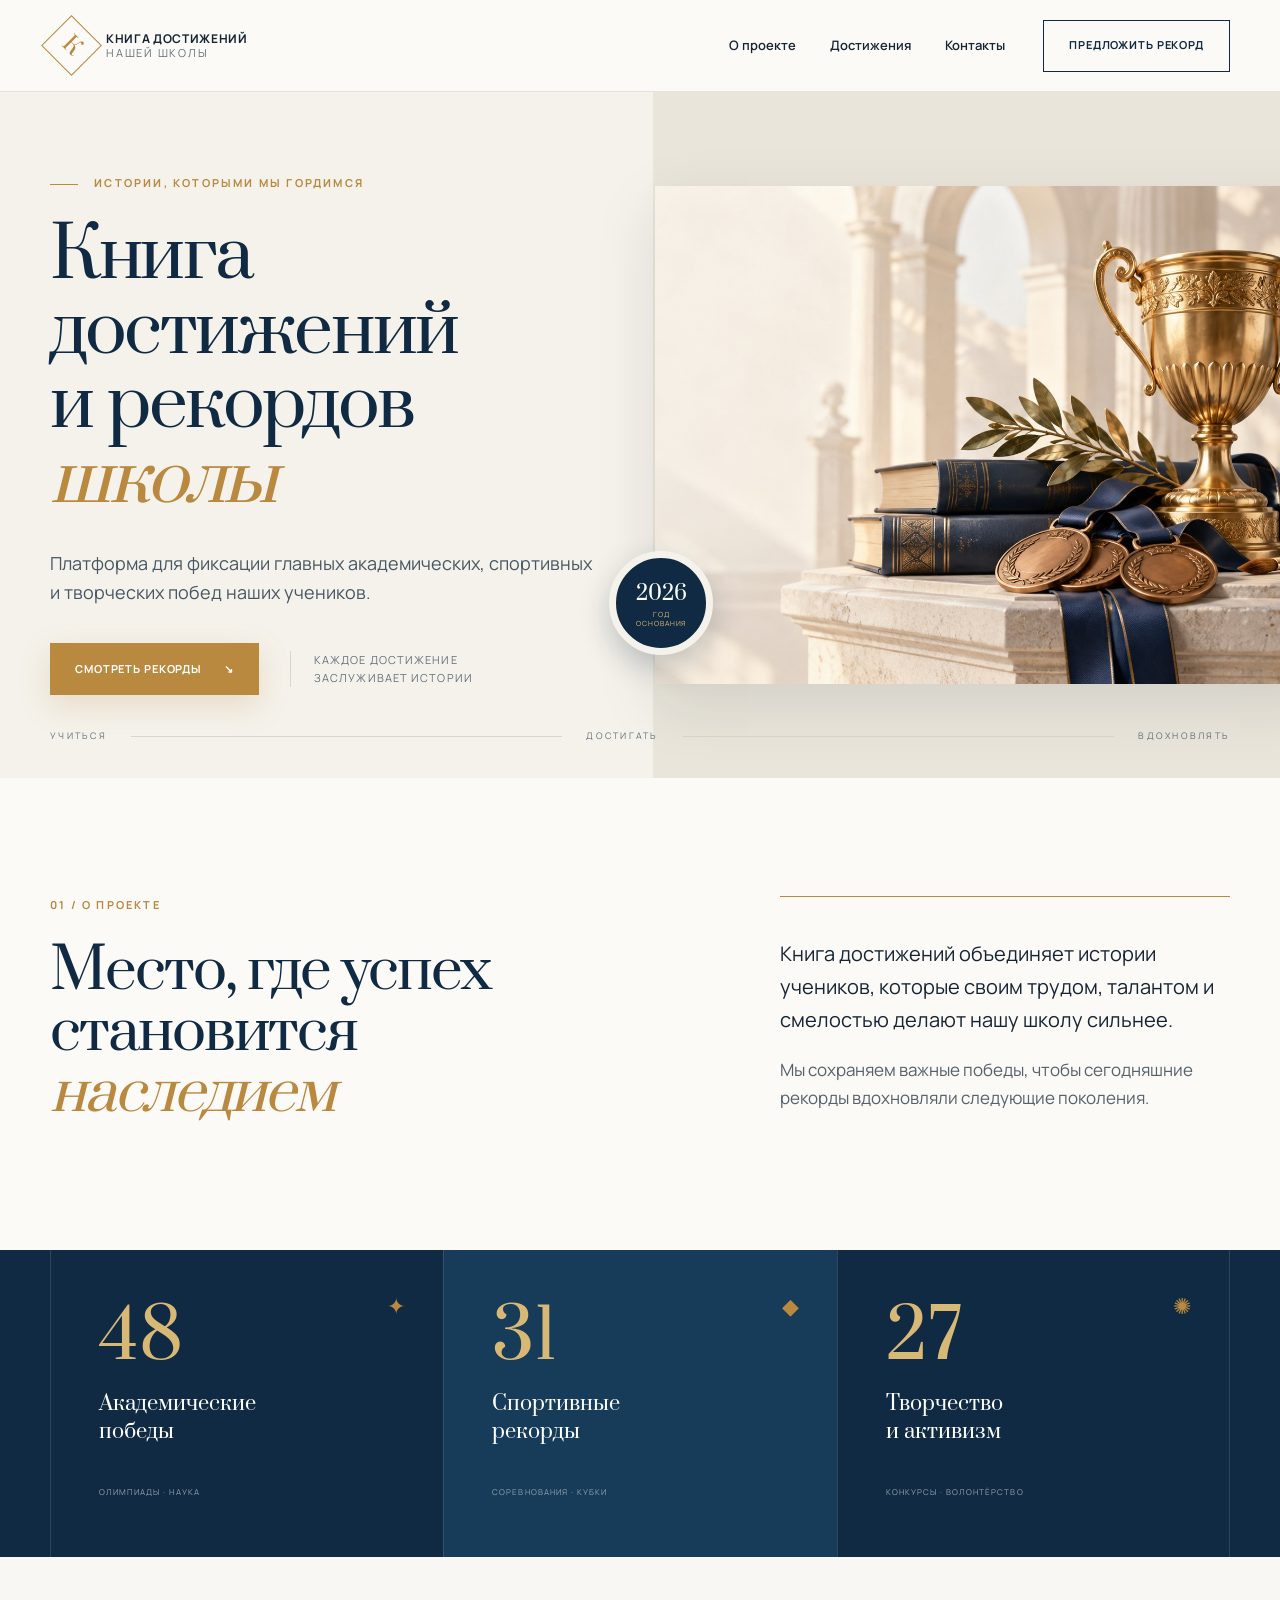
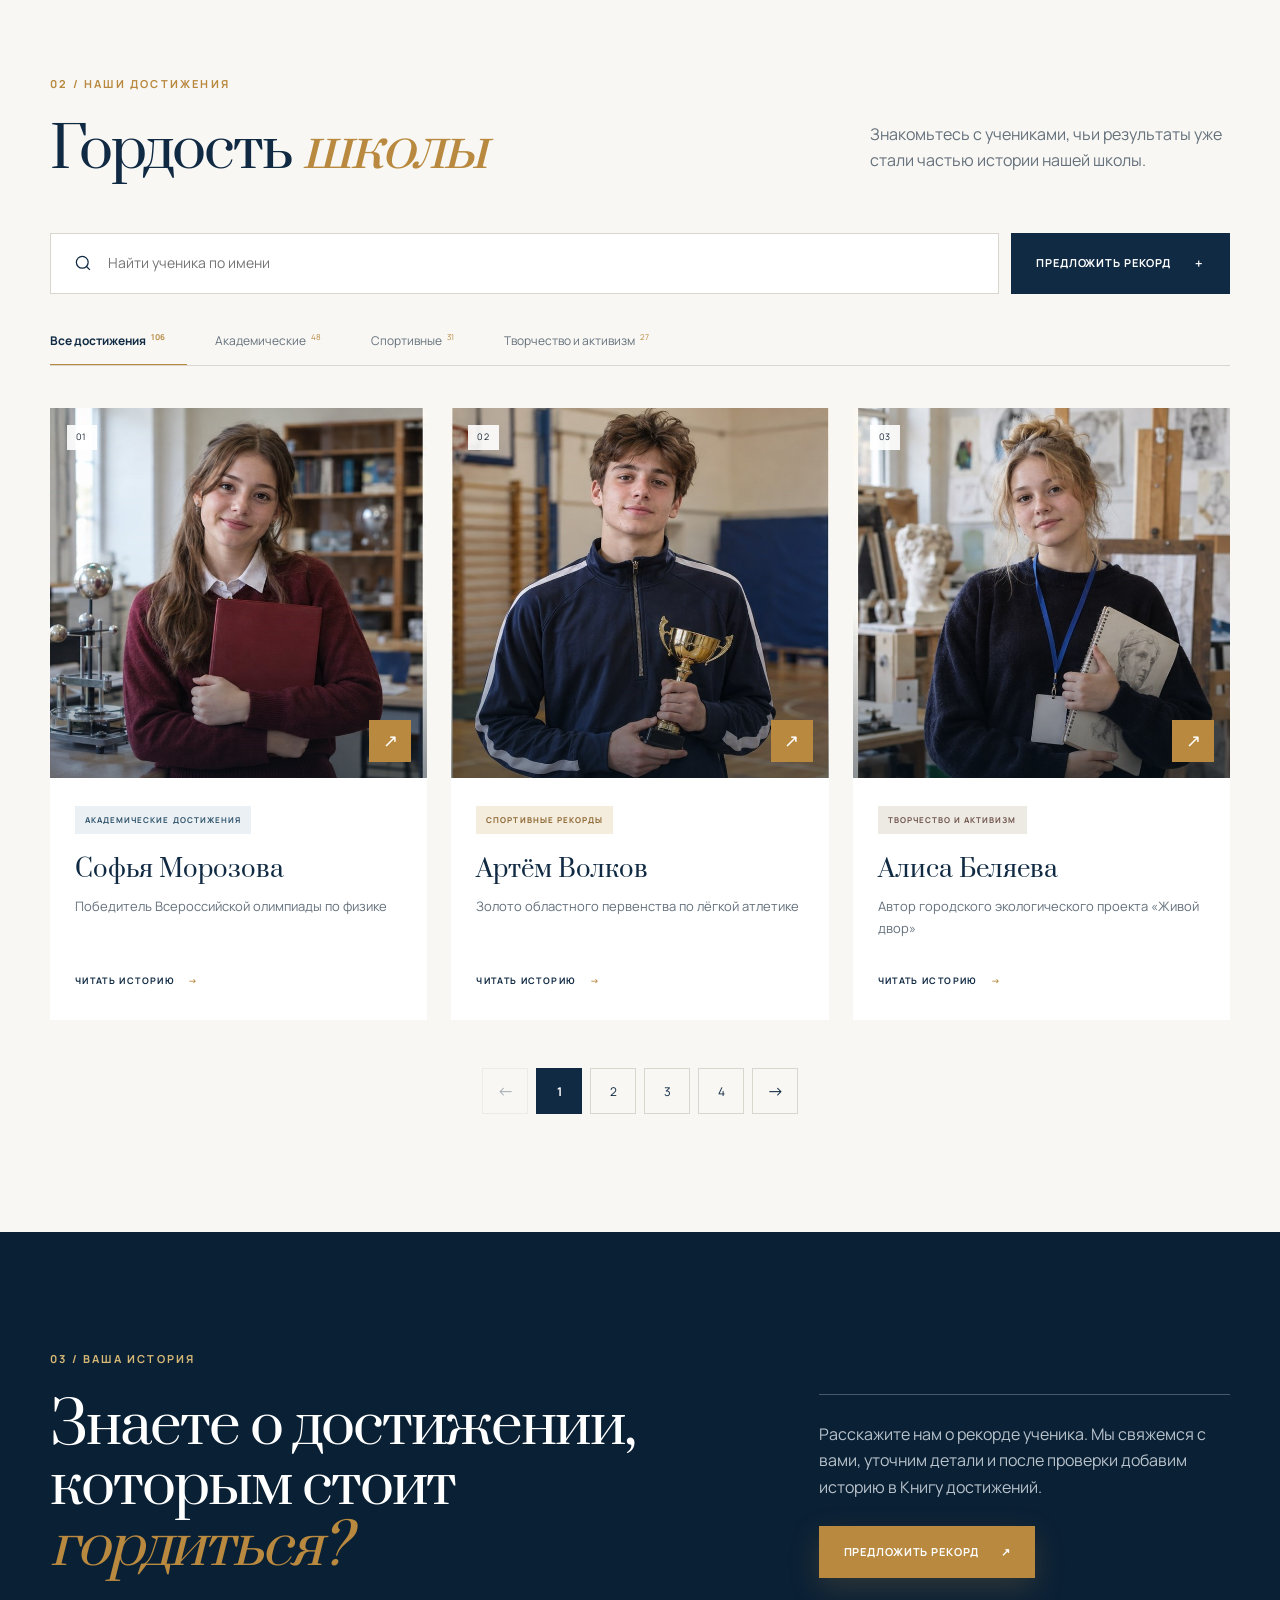
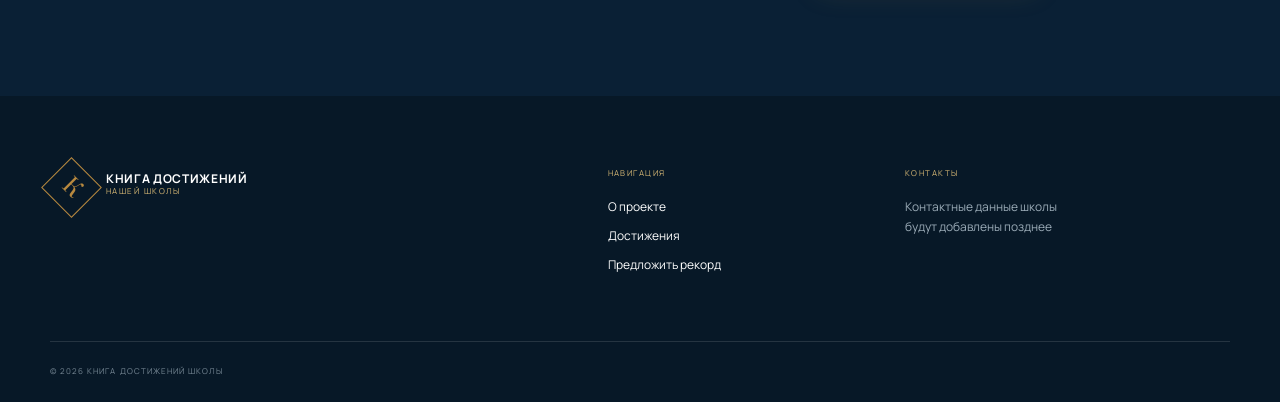
<file: index.html>
<!doctype html>
<html lang="ru">
<head>
  <meta charset="utf-8">
  <meta name="viewport" content="width=device-width, initial-scale=1">
  <meta name="description" content="Книга достижений и рекордов школы — главные победы наших учеников.">
  <title>Книга достижений и рекордов школы</title>
  <link rel="preconnect" href="https://fonts.googleapis.com">
  <link rel="preconnect" href="https://fonts.gstatic.com" crossorigin>
  <link href="https://fonts.googleapis.com/css2?family=Manrope:wght@400;500;600;700&family=Prata&display=swap" rel="stylesheet">
  <link rel="stylesheet" href="assets/styles.css">
</head>
<body>
  <a class="skip-link" href="#main">Перейти к содержанию</a>
  <header class="site-header">
    <div class="container header-inner">
      <a class="brand" href="index.html" aria-label="На главную">
        <span class="brand-mark" aria-hidden="true">К</span>
        <span class="brand-copy"><strong>Книга достижений</strong><small>нашей школы</small></span>
      </a>
      <button class="menu-toggle" type="button" aria-label="Открыть меню" aria-expanded="false"><span></span><span></span></button>
      <nav class="main-nav" aria-label="Основная навигация">
        <a href="#about">О проекте</a>
        <a href="#catalog">Достижения</a>
        <a href="#footer">Контакты</a>
      </nav>
      <button class="button button-outline header-cta" type="button" data-open-modal>Предложить рекорд</button>
    </div>
  </header>

  <main id="main">
    <section class="hero">
      <div class="container hero-grid">
        <div class="hero-copy reveal">
          <p class="eyebrow"><span></span> Истории, которыми мы гордимся</p>
          <h1>Книга достижений<br>и рекордов <em>школы</em></h1>
          <p class="hero-lead">Платформа для фиксации главных академических, спортивных и творческих побед наших учеников.</p>
          <div class="hero-actions">
            <a class="button button-gold" href="#catalog">Смотреть рекорды <span aria-hidden="true">↘</span></a>
            <span class="hero-note">Каждое достижение<br>заслуживает истории</span>
          </div>
        </div>
        <div class="hero-art reveal reveal-delay">
          <div class="hero-frame">
            <img src="assets/hero-achievements.jpg" alt="Кубок, медали и книги — символы школьных достижений">
          </div>
          <div class="hero-seal" aria-hidden="true"><span>2026</span><small>год<br>основания</small></div>
        </div>
      </div>
      <div class="container hero-rule"><span>Учиться</span><i></i><span>Достигать</span><i></i><span>Вдохновлять</span></div>
    </section>

    <section class="about section" id="about">
      <div class="container about-grid">
        <div>
          <p class="section-index">01 / О проекте</p>
          <h2>Место, где успех<br>становится <em>наследием</em></h2>
        </div>
        <div class="about-copy">
          <p>Книга достижений объединяет истории учеников, которые своим трудом, талантом и смелостью делают нашу школу сильнее.</p>
          <p>Мы сохраняем важные победы, чтобы сегодняшние рекорды вдохновляли следующие поколения.</p>
        </div>
      </div>
    </section>

    <section class="stats" aria-label="Статистика достижений">
      <div class="container stats-grid">
        <article class="stat-card"><span class="stat-icon">✦</span><strong>48</strong><p>Академические<br>победы</p><small>Олимпиады · Наука</small></article>
        <article class="stat-card featured"><span class="stat-icon">◆</span><strong>31</strong><p>Спортивные<br>рекорды</p><small>Соревнования · Кубки</small></article>
        <article class="stat-card"><span class="stat-icon">✺</span><strong>27</strong><p>Творчество<br>и активизм</p><small>Конкурсы · Волонтёрство</small></article>
      </div>
    </section>

    <section class="catalog section" id="catalog">
      <div class="container">
        <div class="section-heading">
          <div><p class="section-index">02 / Наши достижения</p><h2>Гордость <em>школы</em></h2></div>
          <p>Знакомьтесь с учениками, чьи результаты уже стали частью истории нашей школы.</p>
        </div>

        <div class="catalog-toolbar">
          <label class="search-field">
            <span class="sr-only">Поиск по имени</span>
            <svg aria-hidden="true" viewBox="0 0 24 24"><circle cx="11" cy="11" r="7"></circle><path d="m20 20-4-4"></path></svg>
            <input type="search" placeholder="Найти ученика по имени">
          </label>
          <button class="button button-navy toolbar-cta" type="button" data-open-modal>Предложить рекорд <span>＋</span></button>
        </div>
        <div class="filters" aria-label="Фильтры по категориям">
          <button class="filter active" type="button">Все достижения <sup>106</sup></button>
          <button class="filter" type="button">Академические <sup>48</sup></button>
          <button class="filter" type="button">Спортивные <sup>31</sup></button>
          <button class="filter" type="button">Творчество и активизм <sup>27</sup></button>
        </div>

        <div class="cards-grid">
          <article class="achievement-card">
            <a class="card-image portrait-one" href="achievement.html" aria-label="Открыть достижение Софьи Морозовой"><span class="card-number">01</span><span class="card-arrow">↗</span></a>
            <div class="card-body"><span class="tag tag-academic">Академические достижения</span><h3><a href="achievement.html">Софья Морозова</a></h3><p>Победитель Всероссийской олимпиады по физике</p><a class="text-link" href="achievement.html">Читать историю <span>→</span></a></div>
          </article>
          <article class="achievement-card">
            <a class="card-image portrait-two" href="achievement.html" aria-label="Открыть достижение Артёма Волкова"><span class="card-number">02</span><span class="card-arrow">↗</span></a>
            <div class="card-body"><span class="tag tag-sport">Спортивные рекорды</span><h3><a href="achievement.html">Артём Волков</a></h3><p>Золото областного первенства по лёгкой атлетике</p><a class="text-link" href="achievement.html">Читать историю <span>→</span></a></div>
          </article>
          <article class="achievement-card">
            <a class="card-image portrait-three" href="achievement.html" aria-label="Открыть достижение Алисы Беляевой"><span class="card-number">03</span><span class="card-arrow">↗</span></a>
            <div class="card-body"><span class="tag tag-creative">Творчество и активизм</span><h3><a href="achievement.html">Алиса Беляева</a></h3><p>Автор городского экологического проекта «Живой двор»</p><a class="text-link" href="achievement.html">Читать историю <span>→</span></a></div>
          </article>
        </div>

        <nav class="catalog-pagination" aria-label="Страницы каталога">
          <button class="pagination-arrow" type="button" aria-label="Предыдущая страница" disabled>←</button>
          <button class="pagination-page active" type="button" aria-current="page">1</button>
          <button class="pagination-page" type="button">2</button>
          <button class="pagination-page" type="button">3</button>
          <button class="pagination-page" type="button">4</button>
          <button class="pagination-arrow" type="button" aria-label="Следующая страница">→</button>
        </nav>
      </div>
    </section>

    <section class="proposal section">
      <div class="container proposal-inner">
        <div><p class="section-index light">03 / Ваша история</p><h2>Знаете о достижении,<br>которым стоит <em>гордиться?</em></h2></div>
        <div><p>Расскажите нам о рекорде ученика. Мы свяжемся с вами, уточним детали и после проверки добавим историю в Книгу достижений.</p><button class="button button-gold" type="button" data-open-modal>Предложить рекорд <span>↗</span></button></div>
      </div>
    </section>
  </main>

  <footer class="site-footer" id="footer">
    <div class="container footer-grid">
      <div class="brand footer-brand"><span class="brand-mark">К</span><span class="brand-copy"><strong>Книга достижений</strong><small>нашей школы</small></span></div>
      <div><small>Навигация</small><a href="#about">О проекте</a><a href="#catalog">Достижения</a><button type="button" data-open-modal>Предложить рекорд</button></div>
      <div><small>Контакты</small><p>Контактные данные школы<br>будут добавлены позднее</p></div>
    </div>
    <div class="container footer-bottom"><span>© 2026 Книга достижений школы</span></div>
  </footer>

  <div class="modal" id="proposal-modal" aria-hidden="true" role="dialog" aria-modal="true" aria-labelledby="modal-title">
    <div class="modal-backdrop" data-close-modal></div>
    <div class="modal-panel">
      <button class="modal-close" type="button" aria-label="Закрыть форму" data-close-modal>×</button>
      <p class="section-index">Предложить рекорд</p>
      <h2 id="modal-title">Расскажите<br><em>об успехе</em></h2>
      <p class="modal-intro">Заявка не публикуется автоматически. Администратор проверит информацию и свяжется с вами.</p>
      <form class="proposal-form">
        <label><span>ФИО ученика *</span><input type="text" placeholder="Например, Иван Петров"></label>
        <label><span>Категория *</span><select><option>Выберите категорию</option><option>Академические достижения</option><option>Спортивные рекорды</option><option>Творчество и активизм</option></select></label>
        <label class="wide"><span>Описание рекорда *</span><textarea rows="4" placeholder="Расскажите, в чём состоит достижение"></textarea></label>
        <label><span>Ссылка на видео</span><input type="url" placeholder="https://"></label>
        <label><span>Контакт для связи *</span><input type="text" placeholder="Телефон или email"></label>
        <label class="file-field wide"><input type="file"><span><b>＋</b> Прикрепить подтверждающий файл</span></label>
        <div class="wide form-footer"><p>Нажимая кнопку, вы соглашаетесь на обработку данных после утверждения текста согласия.</p><button class="button button-gold" type="button">Отправить заявку <span>→</span></button></div>
      </form>
    </div>
  </div>
  <script src="assets/script.js"></script>
</body>
</html>
</file>
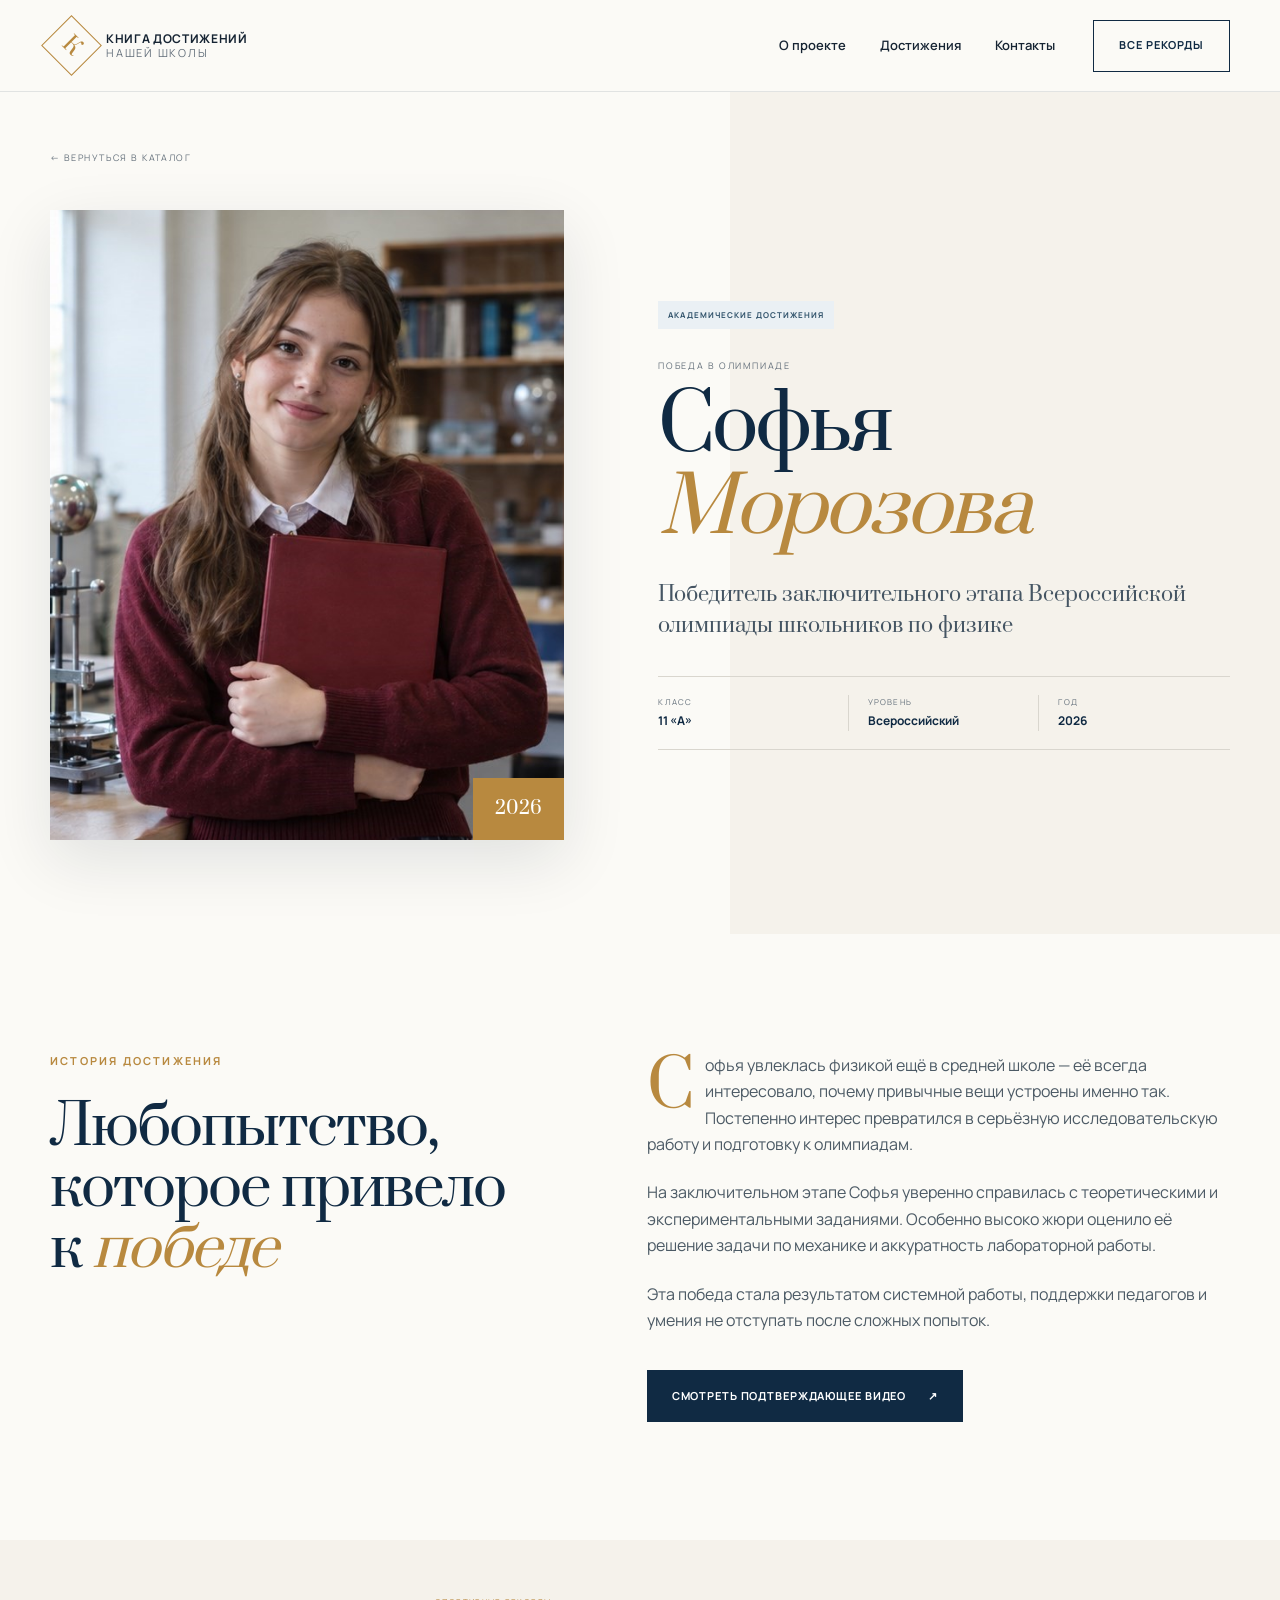
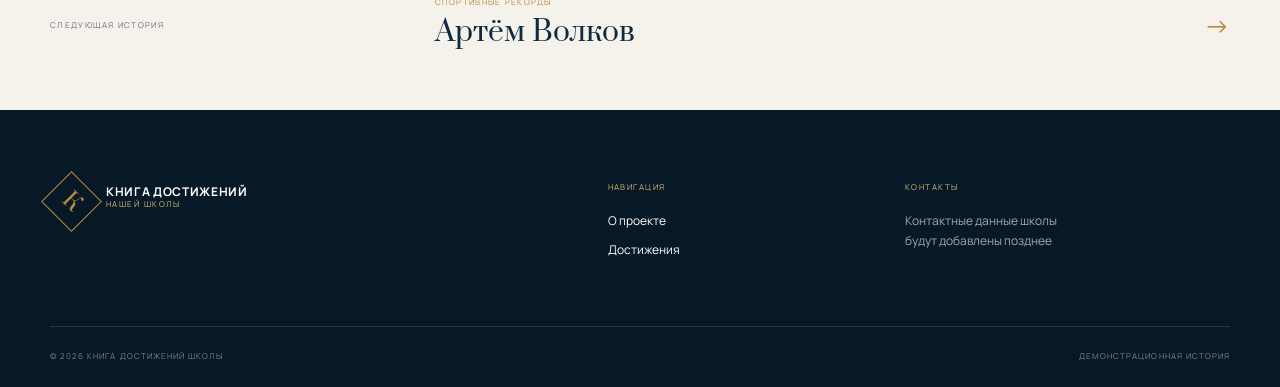
<file: achievement.html>
<!doctype html>
<html lang="ru">
<head>
  <meta charset="utf-8"><meta name="viewport" content="width=device-width, initial-scale=1">
  <meta name="description" content="История достижения Софьи Морозовой.">
  <title>Софья Морозова — Книга достижений</title>
  <link rel="preconnect" href="https://fonts.googleapis.com"><link rel="preconnect" href="https://fonts.gstatic.com" crossorigin>
  <link href="https://fonts.googleapis.com/css2?family=Manrope:wght@400;500;600;700&family=Prata&display=swap" rel="stylesheet"><link rel="stylesheet" href="assets/styles.css">
</head>
<body class="detail-page">
  <a class="skip-link" href="#main">Перейти к содержанию</a>
  <header class="site-header"><div class="container header-inner"><a class="brand" href="index.html"><span class="brand-mark">К</span><span class="brand-copy"><strong>Книга достижений</strong><small>нашей школы</small></span></a><button class="menu-toggle" type="button" aria-label="Открыть меню" aria-expanded="false"><span></span><span></span></button><nav class="main-nav"><a href="index.html#about">О проекте</a><a href="index.html#catalog">Достижения</a><a href="#footer">Контакты</a></nav><a class="button button-outline header-cta" href="index.html#catalog">Все рекорды</a></div></header>
  <main id="main">
    <section class="detail-hero">
      <div class="container">
        <a class="back-link" href="index.html#catalog">← Вернуться в каталог</a>
        <div class="detail-grid">
          <div class="detail-photo portrait-one"><span class="detail-year">2026</span></div>
          <div class="detail-copy"><span class="tag tag-academic">Академические достижения</span><p class="detail-kicker">Победа в олимпиаде</p><h1>Софья<br><em>Морозова</em></h1><p class="detail-lead">Победитель заключительного этапа Всероссийской олимпиады школьников по физике</p><dl><div><dt>Класс</dt><dd>11 «А»</dd></div><div><dt>Уровень</dt><dd>Всероссийский</dd></div><div><dt>Год</dt><dd>2026</dd></div></dl></div>
        </div>
      </div>
    </section>
    <section class="detail-story section"><div class="container story-grid"><div><p class="section-index">История достижения</p><h2>Любопытство,<br>которое привело<br>к <em>победе</em></h2></div><div class="story-copy"><p class="dropcap">Софья увлеклась физикой ещё в средней школе — её всегда интересовало, почему привычные вещи устроены именно так. Постепенно интерес превратился в серьёзную исследовательскую работу и подготовку к олимпиадам.</p><p>На заключительном этапе Софья уверенно справилась с теоретическими и экспериментальными заданиями. Особенно высоко жюри оценило её решение задачи по механике и аккуратность лабораторной работы.</p><p>Эта победа стала результатом системной работы, поддержки педагогов и умения не отступать после сложных попыток.</p><a class="button button-navy" href="#">Смотреть подтверждающее видео <span>↗</span></a></div></div></section>
    <section class="next-story"><div class="container next-inner"><span>Следующая история</span><a href="index.html#catalog"><small>Спортивные рекорды</small><strong>Артём Волков</strong></a><i>→</i></div></section>
  </main>
  <footer class="site-footer" id="footer"><div class="container footer-grid"><div class="brand footer-brand"><span class="brand-mark">К</span><span class="brand-copy"><strong>Книга достижений</strong><small>нашей школы</small></span></div><div><small>Навигация</small><a href="index.html#about">О проекте</a><a href="index.html#catalog">Достижения</a></div><div><small>Контакты</small><p>Контактные данные школы<br>будут добавлены позднее</p></div></div><div class="container footer-bottom"><span>© 2026 Книга достижений школы</span><span>Демонстрационная история</span></div></footer>
  <script src="assets/script.js"></script>
</body>
</html>
</file>
<file: assets/styles.css>
:root{--navy:#102a43;--navy-deep:#0a2035;--blue:#1b4965;--gold:#b8893f;--gold-light:#d7b875;--ivory:#f5f2eb;--paper:#fbfaf6;--line:#d9d6ce;--ink:#162433;--muted:#65717c;--white:#fff;--serif:'Prata',Georgia,serif;--sans:'Manrope',Arial,sans-serif;--shadow:0 20px 60px rgba(11,31,50,.11)}
*{box-sizing:border-box}html{scroll-behavior:smooth}body{margin:0;background:var(--paper);color:var(--ink);font-family:var(--sans);font-size:16px;line-height:1.65}body.modal-open{overflow:hidden}a{color:inherit;text-decoration:none}button,input,select,textarea{font:inherit}button{color:inherit}.container{width:min(1180px,calc(100% - 48px));margin-inline:auto}.sr-only{position:absolute;width:1px;height:1px;padding:0;margin:-1px;overflow:hidden;clip:rect(0,0,0,0);white-space:nowrap;border:0}.skip-link{position:fixed;top:-100px;left:16px;background:var(--gold);padding:10px 16px;z-index:99}.skip-link:focus{top:16px}.site-header{position:relative;z-index:20;background:rgba(251,250,246,.93);border-bottom:1px solid rgba(16,42,67,.11);backdrop-filter:blur(12px)}.header-inner{height:91px;display:flex;align-items:center;gap:38px}.brand{display:flex;align-items:center;gap:13px;margin-right:auto}.brand-mark{width:43px;height:43px;border:1px solid var(--gold);display:grid;place-items:center;color:var(--gold);font-family:var(--serif);font-size:22px;transform:rotate(45deg)}.brand-mark::first-letter{transform:rotate(-45deg)}.brand-mark{line-height:1}.brand-copy{display:flex;flex-direction:column;line-height:1.25}.brand-copy strong{text-transform:uppercase;letter-spacing:.055em;font-size:12px}.brand-copy small{font-size:11px;color:var(--muted);letter-spacing:.16em;text-transform:uppercase}.main-nav{display:flex;align-items:center;gap:34px;font-size:13px;font-weight:600}.main-nav a{position:relative}.main-nav a::after{content:'';position:absolute;left:0;right:100%;bottom:-7px;height:1px;background:var(--gold);transition:.25s}.main-nav a:hover::after{right:0}.button{border:0;display:inline-flex;align-items:center;justify-content:center;gap:22px;min-height:52px;padding:0 25px;text-transform:uppercase;letter-spacing:.08em;font-weight:700;font-size:11px;cursor:pointer;transition:transform .2s,background .2s,color .2s}.button:hover{transform:translateY(-2px)}.button-outline{border:1px solid var(--navy);background:transparent;color:var(--navy)}.button-outline:hover{background:var(--navy);color:#fff}.button-gold{background:var(--gold);color:#fff;box-shadow:0 10px 30px rgba(184,137,63,.22)}.button-gold:hover{background:#9c7133}.button-navy{background:var(--navy);color:#fff}.button-navy:hover{background:var(--blue)}.menu-toggle{display:none;border:0;background:none;width:43px;height:43px;padding:11px}.menu-toggle span{display:block;height:1px;background:var(--navy);margin:7px 0}.hero{background:linear-gradient(90deg,var(--ivory) 0 51%,#eae5da 51%);overflow:hidden;padding:82px 0 0}.hero-grid{display:grid;grid-template-columns:1fr 1.05fr;align-items:center;gap:58px}.eyebrow,.section-index{font-size:11px;text-transform:uppercase;letter-spacing:.2em;font-weight:700;color:var(--gold);margin:0 0 27px}.eyebrow span{display:inline-block;width:28px;height:1px;background:var(--gold);vertical-align:middle;margin-right:12px}.hero h1,.section h2,.modal h2,.detail-copy h1{font-family:var(--serif);font-weight:400;letter-spacing:-.035em;line-height:1.08;margin:0;color:var(--navy)}.hero h1{font-size:clamp(45px,5.4vw,74px)}em{color:var(--gold);font-style:italic}.hero-lead{max-width:590px;font-size:18px;color:#485765;margin:31px 0 35px}.hero-actions{display:flex;align-items:center;gap:31px}.hero-note{border-left:1px solid var(--line);padding-left:23px;font-size:11px;text-transform:uppercase;letter-spacing:.1em;color:var(--muted);line-height:1.6}.hero-art{position:relative;min-height:498px}.hero-frame{position:absolute;left:0;right:-100px;top:0;bottom:0;overflow:hidden;box-shadow:var(--shadow)}.hero-frame::after{content:'';position:absolute;inset:0;background:linear-gradient(90deg,rgba(245,242,235,.5),transparent 35%)}.hero-frame img{width:100%;height:100%;object-fit:cover;object-position:62% center}.hero-seal{position:absolute;left:-46px;bottom:29px;width:104px;height:104px;border-radius:50%;background:var(--navy);color:#fff;display:flex;align-items:center;justify-content:center;flex-direction:column;border:7px solid var(--ivory);box-shadow:0 12px 30px rgba(10,32,53,.22)}.hero-seal span{font-family:var(--serif);font-size:20px}.hero-seal small{text-align:center;text-transform:uppercase;letter-spacing:.13em;font-size:7px;line-height:1.35;color:var(--gold-light)}.hero-rule{display:flex;align-items:center;gap:24px;height:83px;font-size:9px;text-transform:uppercase;letter-spacing:.25em;color:var(--muted)}.hero-rule i{height:1px;flex:1;background:var(--line)}.section{padding:118px 0}.about-grid{display:grid;grid-template-columns:1.05fr .8fr;gap:140px}.section h2{font-size:clamp(36px,4.4vw,59px)}.about-copy{padding-top:40px;border-top:1px solid var(--gold)}.about-copy p{font-size:17px;color:#56616b;margin:0 0 20px}.about-copy p:first-child{font-size:20px;color:var(--ink)}.stats{background:var(--navy)}.stats-grid{display:grid;grid-template-columns:repeat(3,1fr)}.stat-card{min-height:300px;color:#fff;padding:54px 48px;position:relative;border-left:1px solid rgba(255,255,255,.12)}.stat-card:last-child{border-right:1px solid rgba(255,255,255,.12)}.stat-card.featured{background:#173c59}.stat-card strong{display:block;font-family:var(--serif);font-size:68px;font-weight:400;line-height:1;color:var(--gold-light)}.stat-card p{font-family:var(--serif);font-size:20px;line-height:1.4;margin:18px 0 30px}.stat-card small{text-transform:uppercase;letter-spacing:.13em;color:#93a3af;font-size:8px}.stat-icon{position:absolute;right:38px;top:38px;color:var(--gold);font-size:22px}.catalog{background:#f8f7f3}.section-heading{display:grid;grid-template-columns:1fr 360px;align-items:end;gap:50px;margin-bottom:52px}.section-heading>p{color:var(--muted);margin:0 0 7px}.catalog-toolbar{display:grid;grid-template-columns:1fr auto;gap:12px}.search-field{height:61px;background:#fff;border:1px solid var(--line);display:flex;align-items:center;padding:0 22px;gap:13px}.search-field svg{width:21px;fill:none;stroke:var(--navy);stroke-width:1.5}.search-field input{border:0;outline:0;background:none;width:100%;font-size:14px}.toolbar-cta{height:61px}.filters{display:flex;border-bottom:1px solid var(--line);margin:20px 0 42px;overflow-x:auto}.filter{white-space:nowrap;border:0;background:none;padding:16px 22px 15px 0;margin-right:28px;font-size:12px;color:var(--muted);cursor:pointer;position:relative}.filter sup{color:var(--gold);font-size:8px;margin-left:3px}.filter::after{content:'';position:absolute;bottom:-1px;left:0;width:0;height:2px;background:var(--gold);transition:.25s}.filter.active{color:var(--navy);font-weight:700}.filter.active::after{width:100%}.cards-grid{display:grid;grid-template-columns:repeat(3,1fr);gap:24px}.achievement-card{background:#fff;transition:box-shadow .25s,transform .25s}.achievement-card:hover{box-shadow:var(--shadow);transform:translateY(-5px)}.card-image{display:block;height:370px;background-image:url('student-triptych.png');background-size:300% 100%;position:relative;overflow:hidden}.portrait-one{background-image:url('student-triptych.png');background-size:300% 100%;background-position:0 center}.portrait-two{background-image:url('student-triptych.png');background-size:300% 100%;background-position:50% center}.portrait-three{background-image:url('student-triptych.png');background-size:300% 100%;background-position:100% center}.card-image::after{content:'';position:absolute;inset:55% 0 0;background:linear-gradient(transparent,rgba(4,19,31,.46))}.card-number{position:absolute;top:17px;left:17px;background:rgba(255,255,255,.9);font-size:9px;letter-spacing:.15em;padding:5px 9px;z-index:1}.card-arrow{position:absolute;right:16px;bottom:16px;z-index:2;width:42px;height:42px;display:grid;place-items:center;background:var(--gold);color:#fff;font-size:18px}.card-body{padding:26px 25px 29px}.tag{display:inline-block;padding:7px 10px;font-size:8px;text-transform:uppercase;letter-spacing:.13em;font-weight:700}.tag-academic{background:#eaf0f4;color:#31536b}.tag-sport{background:#f4ecdc;color:#8a642f}.tag-creative{background:#ede9e3;color:#6f554d}.card-body h3{font-family:var(--serif);font-size:24px;font-weight:400;color:var(--navy);margin:16px 0 7px}.card-body p{color:var(--muted);font-size:13px;min-height:48px;margin:0 0 21px}.text-link{font-size:9px;text-transform:uppercase;letter-spacing:.15em;font-weight:700;color:var(--navy)}.text-link span{color:var(--gold);margin-left:10px}.demo-caption{text-align:center;color:#8a918f;font-size:10px;margin:27px 0 0}.proposal{background:var(--navy-deep);color:#fff}.proposal-inner{display:grid;grid-template-columns:1.1fr .72fr;gap:140px;align-items:end}.proposal h2{color:#fff}.section-index.light{color:var(--gold-light)}.proposal-inner>div:last-child{border-top:1px solid rgba(255,255,255,.25);padding-top:26px}.proposal-inner p:not(.section-index){color:#b8c2cb;margin:0 0 26px}.site-footer{background:#071827;color:#fff;padding:70px 0 25px}.footer-grid{display:grid;grid-template-columns:1.5fr .7fr 1fr;gap:70px;padding-bottom:66px}.footer-brand{align-self:start}.footer-grid>div:not(:first-child){display:flex;flex-direction:column;gap:9px;font-size:12px}.footer-grid small{color:var(--gold-light);text-transform:uppercase;letter-spacing:.18em;font-size:8px;margin-bottom:9px}.footer-grid button{border:0;background:0;color:#fff;text-align:left;padding:0;cursor:pointer}.footer-grid p{margin:0;color:#9babb7}.footer-bottom{border-top:1px solid rgba(255,255,255,.12);padding-top:22px;display:flex;justify-content:space-between;color:#778895;text-transform:uppercase;letter-spacing:.13em;font-size:8px}.modal{position:fixed;inset:0;z-index:50;display:none}.modal.is-open{display:block}.modal-backdrop{position:absolute;inset:0;background:rgba(4,19,31,.78);backdrop-filter:blur(5px)}.modal-panel{position:absolute;right:0;top:0;height:100%;width:min(720px,100%);background:var(--paper);padding:58px 60px;overflow-y:auto;animation:slideIn .35s ease}.modal-close{position:absolute;right:27px;top:24px;border:1px solid var(--line);background:none;width:42px;height:42px;font-size:25px;cursor:pointer}.modal h2{font-size:46px}.modal-intro{color:var(--muted);max-width:530px;font-size:13px}.proposal-form{display:grid;grid-template-columns:1fr 1fr;gap:22px 16px;margin-top:31px}.proposal-form label{display:flex;flex-direction:column;gap:7px}.proposal-form label>span:not(.button){font-size:9px;text-transform:uppercase;letter-spacing:.13em;font-weight:700;color:var(--navy)}.proposal-form input,.proposal-form select,.proposal-form textarea{width:100%;border:1px solid var(--line);background:#fff;padding:14px 15px;outline:0;font-size:13px;border-radius:0}.proposal-form input:focus,.proposal-form select:focus,.proposal-form textarea:focus{border-color:var(--gold)}.proposal-form .wide{grid-column:1/-1}.file-field input{display:none}.file-field>span{border:1px dashed #b8b4aa;background:#f1efe9;display:flex;align-items:center;gap:12px;padding:18px;cursor:pointer}.file-field b{font-size:19px;color:var(--gold)}.file-field small{margin-left:auto;color:var(--muted);text-transform:none;letter-spacing:0;font-weight:400}.form-footer{display:grid!important;grid-template-columns:1fr auto;align-items:center}.form-footer p{margin:0;color:var(--muted);font-size:9px;line-height:1.5}.detail-hero{padding:50px 0 94px;background:linear-gradient(90deg,var(--paper) 0 57%,var(--ivory) 57%)}.back-link{display:inline-block;text-transform:uppercase;letter-spacing:.16em;font-size:9px;color:var(--muted);margin-bottom:44px}.detail-grid{display:grid;grid-template-columns:.9fr 1fr;gap:94px;align-items:center}.detail-photo{height:630px;background-size:300% 100%;background-position:0 center;position:relative;box-shadow:var(--shadow)}.detail-year{position:absolute;bottom:0;right:0;background:var(--gold);color:#fff;font-family:var(--serif);font-size:18px;padding:16px 22px}.detail-kicker{text-transform:uppercase;letter-spacing:.18em;font-size:9px;color:var(--muted);margin:30px 0 12px}.detail-copy h1{font-size:clamp(55px,6vw,80px)}.detail-lead{font-family:var(--serif);font-size:20px;line-height:1.55;color:#455563;margin:28px 0 35px}.detail-copy dl{display:grid;grid-template-columns:repeat(3,1fr);border-top:1px solid var(--line);border-bottom:1px solid var(--line);padding:18px 0;margin:0}.detail-copy dl div{border-right:1px solid var(--line);padding-left:19px}.detail-copy dl div:first-child{padding-left:0}.detail-copy dl div:last-child{border:0}.detail-copy dt{text-transform:uppercase;letter-spacing:.14em;font-size:8px;color:var(--muted)}.detail-copy dd{margin:3px 0 0;font-weight:700;font-size:12px;color:var(--navy)}.story-grid{display:grid;grid-template-columns:.8fr 1fr;gap:130px}.story-copy{max-width:620px;color:#4c5a65}.story-copy p{margin:0 0 22px}.story-copy .dropcap:first-letter{float:left;font-family:var(--serif);font-size:64px;line-height:.85;color:var(--gold);padding:8px 10px 0 0}.story-copy blockquote{font-family:var(--serif);font-size:22px;line-height:1.55;color:var(--navy);border-left:2px solid var(--gold);margin:37px 0;padding:3px 0 3px 28px}.story-copy .button{margin-top:15px}.next-story{background:var(--ivory);padding:55px 0}.next-inner{display:grid;grid-template-columns:1fr 2fr auto;align-items:center}.next-inner>span{text-transform:uppercase;letter-spacing:.17em;font-size:8px;color:var(--muted)}.next-inner a{display:flex;flex-direction:column}.next-inner small{color:var(--gold);text-transform:uppercase;letter-spacing:.16em;font-size:8px}.next-inner strong{font-family:var(--serif);font-weight:400;font-size:28px;color:var(--navy)}.next-inner i{font-size:26px;color:var(--gold);font-style:normal}.reveal{opacity:0;transform:translateY(18px);transition:.7s ease}.reveal-delay{transition-delay:.12s}.reveal.is-visible{opacity:1;transform:none}@keyframes slideIn{from{transform:translateX(100%)}to{transform:none}}
.card-image,.portrait-one,.portrait-two,.portrait-three{background-size:cover;background-position:center}
.portrait-one{background-image:url('student-academic.jpg')}
.portrait-two{background-image:url('student-sport.jpg')}
.portrait-three{background-image:url('student-creative.jpg')}
@media(max-width:900px){.header-inner{height:76px}.header-cta{display:none}.menu-toggle{display:block;order:3}.main-nav{display:none;position:absolute;top:76px;left:0;right:0;background:var(--paper);padding:24px;box-shadow:0 15px 30px rgba(0,0,0,.1);flex-direction:column;align-items:flex-start}.main-nav.is-open{display:flex}.hero{padding-top:58px;background:var(--ivory)}.hero-grid{grid-template-columns:1fr}.hero-art{min-height:430px}.hero-frame{right:0}.hero-seal{left:20px}.about-grid,.proposal-inner,.story-grid{grid-template-columns:1fr;gap:50px}.stats-grid{grid-template-columns:1fr}.stat-card{min-height:220px;border-left:0;border-bottom:1px solid rgba(255,255,255,.12)}.cards-grid{grid-template-columns:repeat(2,1fr)}.cards-grid article:last-child{grid-column:1/-1;width:calc(50% - 12px)}.detail-hero{background:var(--paper)}.detail-grid{gap:45px}.detail-photo{height:500px}.footer-grid{grid-template-columns:1fr 1fr}.footer-brand{grid-column:1/-1}}
@media(max-width:620px){.container{width:min(100% - 32px,1180px)}.brand-copy strong{font-size:10px}.brand-copy small{font-size:8px}.brand-mark{width:36px;height:36px;font-size:18px}.hero{padding-top:45px}.hero h1{font-size:43px}.hero-lead{font-size:16px}.hero-actions{align-items:flex-start;flex-direction:column}.hero-note{display:none}.hero-art{min-height:320px;margin-top:4px}.hero-frame{left:-16px;right:-16px}.hero-seal{width:84px;height:84px;bottom:-18px}.hero-rule{padding-top:20px;height:78px;gap:10px}.hero-rule span{font-size:7px}.section{padding:79px 0}.about-grid{gap:28px}.about-copy{padding-top:25px}.stats{padding:0 16px}.stat-card{padding:40px 30px}.stat-card strong{font-size:56px}.section-heading{grid-template-columns:1fr;gap:17px;margin-bottom:35px}.catalog-toolbar{grid-template-columns:1fr}.toolbar-cta{width:100%}.filters{margin-top:14px}.cards-grid{grid-template-columns:1fr}.cards-grid article:last-child{grid-column:auto;width:auto}.card-image{height:390px}.proposal-inner{gap:30px}.proposal h2{font-size:38px}.footer-grid{grid-template-columns:1fr;gap:35px}.footer-brand{grid-column:auto}.footer-bottom{flex-direction:column;gap:8px}.modal-panel{padding:50px 20px 28px}.modal h2{font-size:38px}.proposal-form{grid-template-columns:1fr}.proposal-form .wide{grid-column:auto}.file-field>span{align-items:flex-start;flex-wrap:wrap}.file-field small{width:100%;margin:0}.form-footer{grid-template-columns:1fr;gap:18px}.form-footer .button{width:100%}.detail-hero{padding-top:30px}.back-link{margin-bottom:25px}.detail-grid{grid-template-columns:1fr;gap:40px}.detail-photo{height:480px}.detail-copy h1{font-size:55px}.detail-copy dl{grid-template-columns:1fr;gap:12px}.detail-copy dl div{border-right:0;padding-left:0}.story-grid{gap:30px}.story-copy blockquote{font-size:19px}.next-inner{grid-template-columns:1fr auto;gap:17px}.next-inner>span{grid-column:1/-1}}
@media(prefers-reduced-motion:reduce){html{scroll-behavior:auto}.reveal{opacity:1;transform:none;transition:none}.achievement-card,.button{transition:none}}
@media(max-width:620px){.hero-rule{padding-top:0}.hero-seal{width:92px;height:92px}.file-field>span{align-items:center}}
.catalog-pagination{display:flex;align-items:center;justify-content:center;gap:8px;margin-top:48px}.catalog-pagination button{width:46px;height:46px;border:1px solid var(--line);background:transparent;color:var(--navy);display:grid;place-items:center;cursor:pointer;font-size:12px;transition:background .2s,border-color .2s,color .2s}.catalog-pagination button:hover:not(:disabled):not(.active){border-color:var(--gold);color:var(--gold)}.catalog-pagination .pagination-page.active{background:var(--navy);border-color:var(--navy);color:#fff;font-weight:700}.catalog-pagination button:disabled{opacity:.35;cursor:default}.pagination-arrow{font-size:17px!important}.catalog-pagination button:focus-visible{outline:2px solid var(--gold);outline-offset:3px}
@media(max-width:620px){.catalog-pagination{gap:6px;margin-top:34px}.catalog-pagination button{width:42px;height:42px}}
</file>
